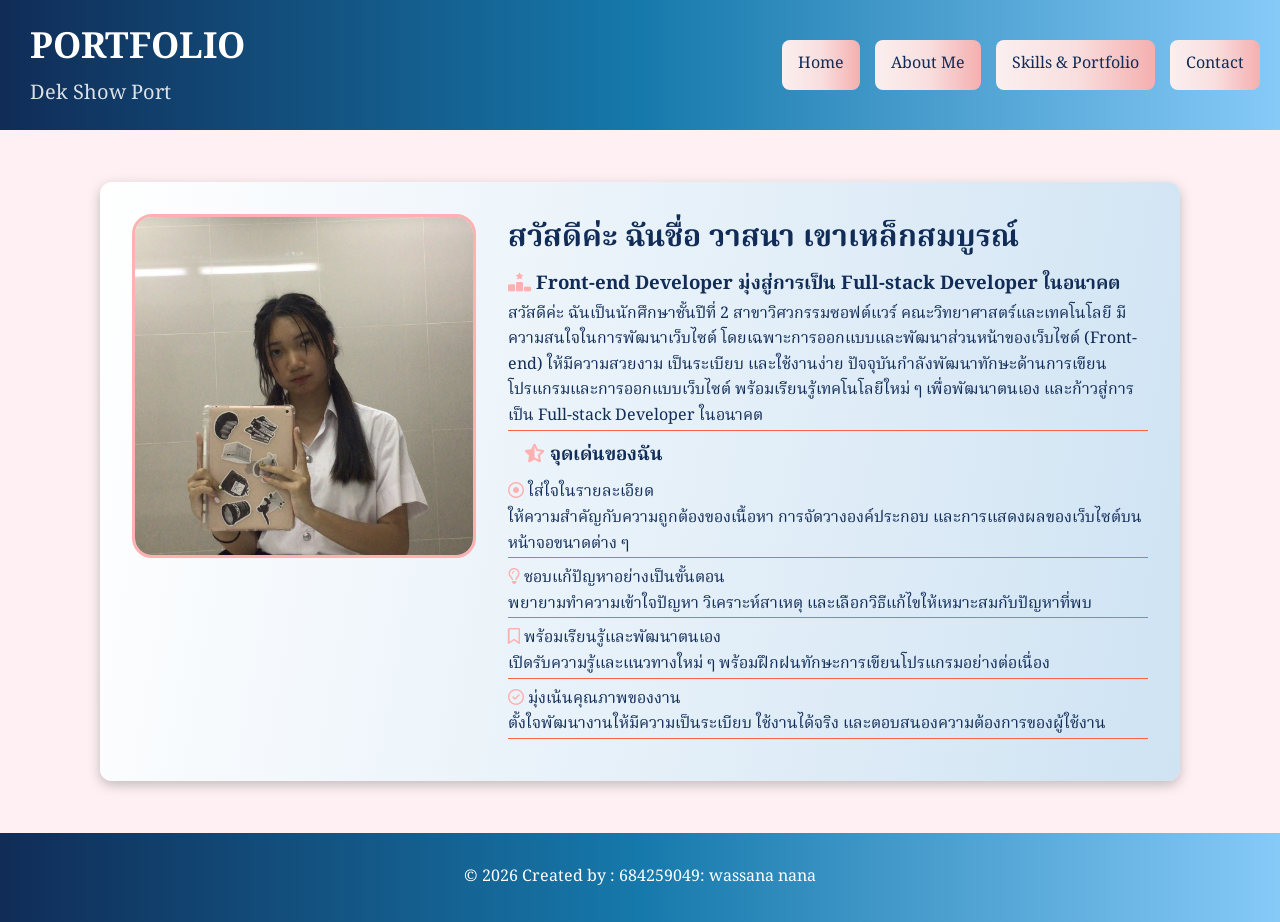
<file: index.html>
<!DOCTYPE html>
<html lang="en">

<head>
    <link rel="preconnect" href="https://fonts.googleapis.com">
    <link rel="preconnect" href="https://fonts.gstatic.com" crossorigin>
    <link
        href="https://fonts.googleapis.com/css2?family=Google+Sans:ital,opsz,wght@0,17..18,400..700;1,17..18,400..700&family=Noto+Serif+Thai:wdth,wght@62.5..100,100..900&display=swap"
        rel="stylesheet">
    <link rel="stylesheet" href="https://cdnjs.cloudflare.com/ajax/libs/font-awesome/6.7.2/css/all.min.css">
    <meta charset="UTF-8">
    <meta name="viewport" content="width=device-width, initial-scale=1.0">

    <link rel="stylesheet" href="index.css">

    <title>Portfolio</title>
</head>

<body>

    <div class="container">
        <!-- Header-->
        <header class="site-header">
            <!--bran-->
            <div class="brand">

                <div class="brand-text">
                    <h2>PORTFOLIO</h2>
                    <p>Dek Show Port</p>
                </div>

            </div>

            <!---->
            <nav>
                <ul class="nav-list">
                    <li><a href="index.html">Home</a></li>
                    <li><a href="aboutMe.html">About Me</a></li>
                    <li><a href="skills.html">Skills & Portfolio</a></li>
                    <li><a href="contact.html">Contact</a></li>
                </ul>

            </nav>
        </header>

    </div>


    <main class="main-layout">
        <section class="left-content">


            <!-- hero section -->
            <section class="hero">

                <div class="hero-photo img ">
                    <img src="picture/วาสนา.jpg" alt="ผมเองครับทุกคนนนน">


                </div>

                <div class="hero-text">
                    <h2>สวัสดีค่ะ ฉันชื่อ วาสนา เขาเหล็กสมบูรณ์</h2>

                    <h3>
                        <i class="fa-solid fa-ranking-star"></i>
                        Front-end Developer
                        มุ่งสู่การเป็น Full-stack Developer ในอนาคต
                    </h3>

                    <p>
                        สวัสดีค่ะ ฉันเป็นนักศึกษาชั้นปีที่ 2 สาขาวิศวกรรมซอฟต์แวร์
                        คณะวิทยาศาสตร์และเทคโนโลยี มีความสนใจในการพัฒนาเว็บไซต์
                        โดยเฉพาะการออกแบบและพัฒนาส่วนหน้าของเว็บไซต์ (Front-end)
                        ให้มีความสวยงาม เป็นระเบียบ และใช้งานง่าย
                        ปัจจุบันกำลังพัฒนาทักษะด้านการเขียนโปรแกรมและการออกแบบเว็บไซต์
                        พร้อมเรียนรู้เทคโนโลยีใหม่ ๆ เพื่อพัฒนาตนเอง
                        และก้าวสู่การเป็น Full-stack Developer ในอนาคต
                    </p>

                    <h3 class="point-card">
                        <i class="fa-solid fa-star-half-stroke"></i>
                        จุดเด่นของฉัน</h3>

                    <div>
                        <i class="fa-regular fa-circle-dot"></i>
                        ใส่ใจในรายละเอียด
                    </div>
                    <p>
                        ให้ความสำคัญกับความถูกต้องของเนื้อหา การจัดวางองค์ประกอบ
                        และการแสดงผลของเว็บไซต์บนหน้าจอขนาดต่าง ๆ
                    </p>

                    <div>
                        <i class="fa-regular fa-lightbulb"></i>
                        ชอบแก้ปัญหาอย่างเป็นขั้นตอน
                    </div>
                    <p>
                        พยายามทำความเข้าใจปัญหา วิเคราะห์สาเหตุ
                        และเลือกวิธีแก้ไขให้เหมาะสมกับปัญหาที่พบ
                    </p>

                    <div>
                        <i class="fa-regular fa-bookmark"></i>
                        พร้อมเรียนรู้และพัฒนาตนเอง
                    </div>
                    <p>
                        เปิดรับความรู้และแนวทางใหม่ ๆ
                        พร้อมฝึกฝนทักษะการเขียนโปรแกรมอย่างต่อเนื่อง
                    </p>

                    <div>
                        <i class="fa-regular fa-circle-check"></i>
                        มุ่งเน้นคุณภาพของงาน
                    </div>
                    <p>
                        ตั้งใจพัฒนางานให้มีความเป็นระเบียบ ใช้งานได้จริง
                        และตอบสนองความต้องการของผู้ใช้งาน
                    </p>
                </div>


















            </section>






    </main>
    <footer>

        <p>
            &copy; 2026 Created by : 684259049: wassana nana
        </p>

    </footer>
</body>

</html>
</body>

</html>
</file>
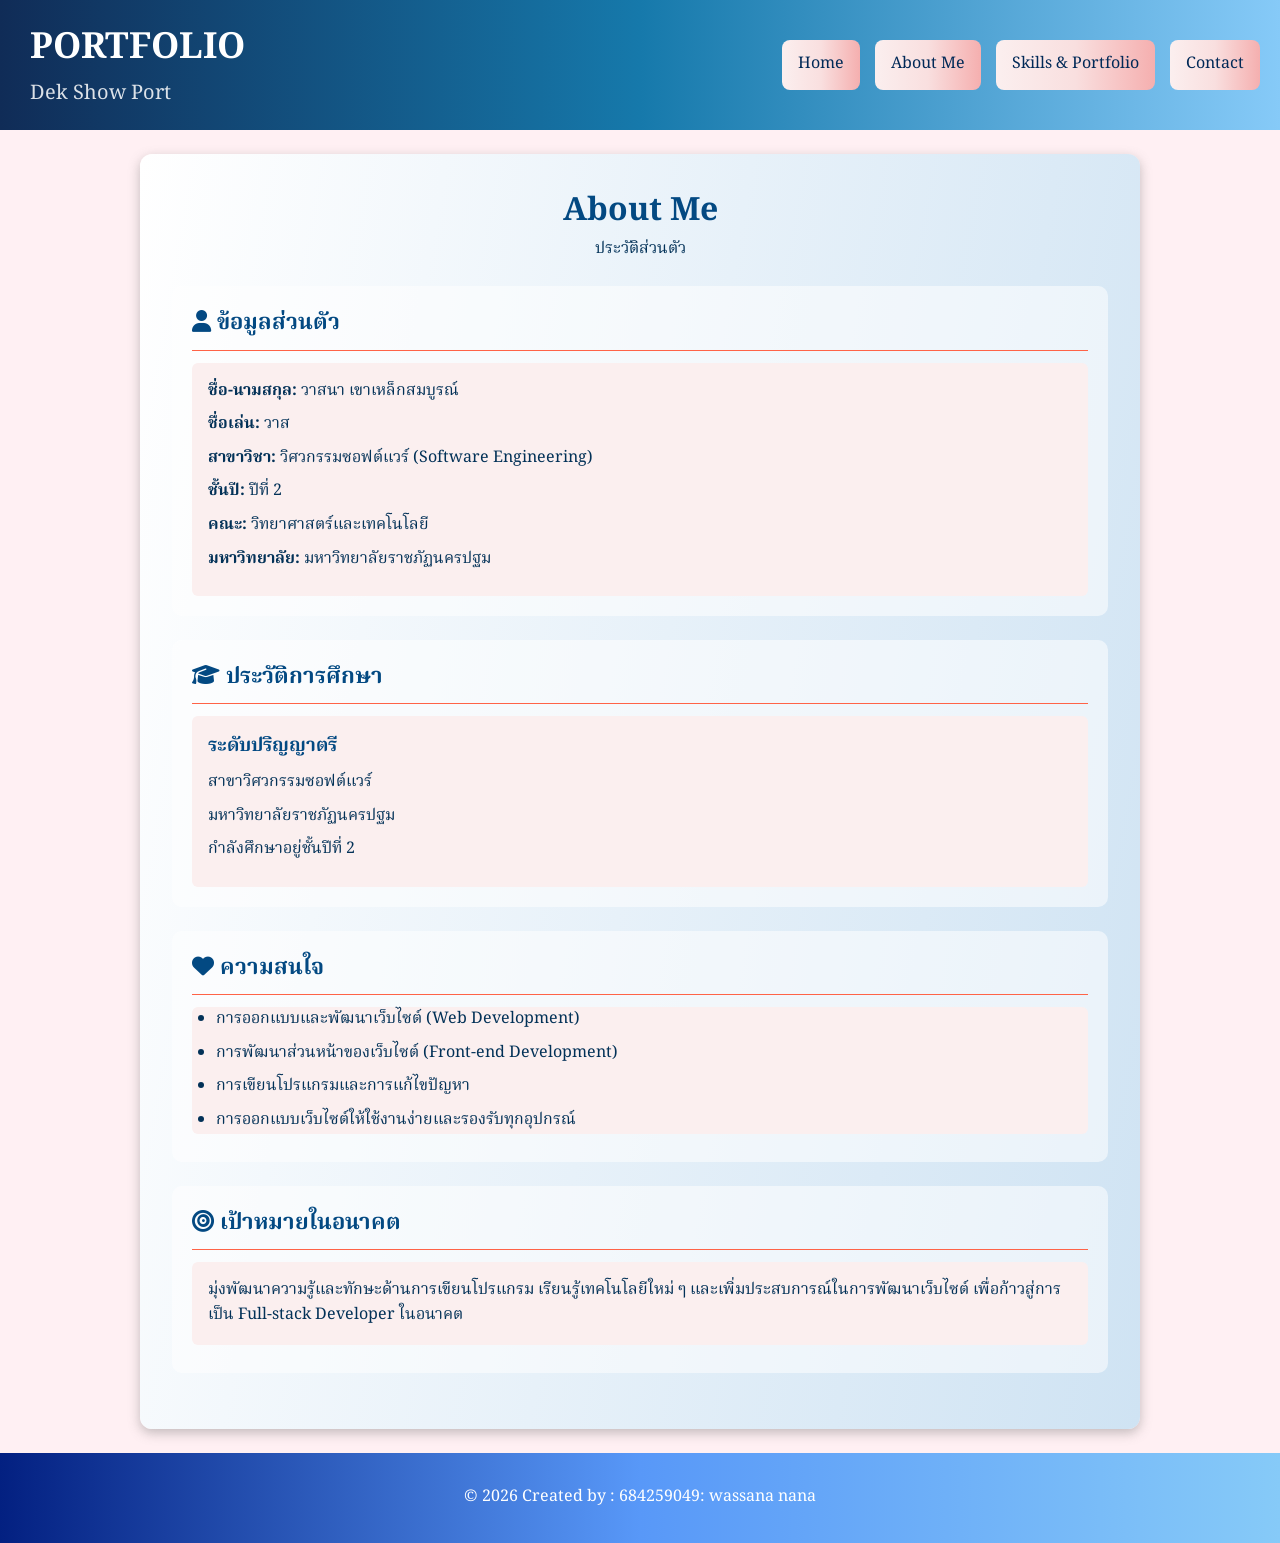
<file: aboutMe.html>
<!DOCTYPE html>
<html lang="th">

<head>
    <link rel="preconnect" href="https://fonts.googleapis.com">
    <link rel="preconnect" href="https://fonts.gstatic.com" crossorigin>
    <link
        href="https://fonts.googleapis.com/css2?family=Google+Sans:ital,opsz,wght@0,17..18,400..700;1,17..18,400..700&family=Noto+Serif+Thai:wdth,wght@62.5..100,100..900&display=swap"
        rel="stylesheet">
    <link rel="stylesheet" href="https://cdnjs.cloudflare.com/ajax/libs/font-awesome/6.7.2/css/all.min.css">
    <meta charset="UTF-8">
    <meta name="viewport" content="width=device-width, initial-scale=1.0">

    <link rel="stylesheet" href="aboutMe.css">

    <title>About Me | Portfolio</title>
</head>

<body>

    <div class="container">
        <!-- Header -->
        <header class="site-header">
            <div class="brand">
                <div class="brand-text">
                    <h2>PORTFOLIO</h2>
                    <p>Dek Show Port</p>
                </div>
            </div>

            <nav>
                <ul class="nav-list">
                    <li><a href="index.html">Home</a></li>
                    <li><a href="aboutMe.html">About Me</a></li>
                    <li><a href="skills.html">Skills &amp; Portfolio</a></li>
                    <li><a href="contact.html">Contact</a></li>
                </ul>
            </nav>
        </header>
    </div>

    <!-- Main Content -->
    <main class="about-main">

        <section class="about-container">

            <h1>About Me</h1>
            <p class="about-subtitle">ประวัติส่วนตัว</p>

            <!-- Personal Information -->
            <section class="about-section">
                <h2 ><i class="fa-solid fa-user"></i> ข้อมูลส่วนตัว</h2>

                <div  class="about-card">
                    <p><strong>ชื่อ-นามสกุล:</strong> วาสนา เขาเหล็กสมบูรณ์</p>
                    <p><strong>ชื่อเล่น:</strong> วาส</p>
                    <p><strong>สาขาวิชา:</strong> วิศวกรรมซอฟต์แวร์ (Software Engineering)</p>
                    <p><strong>ชั้นปี:</strong> ปีที่ 2</p>
                    <p><strong>คณะ:</strong> วิทยาศาสตร์และเทคโนโลยี</p>
                    <p><strong>มหาวิทยาลัย:</strong> มหาวิทยาลัยราชภัฏนครปฐม</p>
                </div>
            </section>

            <!-- Education -->
            <section class="about-section">
                <h2><i class="fa-solid fa-graduation-cap"></i> ประวัติการศึกษา</h2>

                <div class="about-card">
                    <h3>ระดับปริญญาตรี</h3>
                    <p>สาขาวิศวกรรมซอฟต์แวร์</p>
                    <p>มหาวิทยาลัยราชภัฏนครปฐม</p>
                    <p>กำลังศึกษาอยู่ชั้นปีที่ 2</p>
                </div>
            </section>

            <!-- Interests -->
            <section class="about-section">
                <h2><i class="fa-solid fa-heart"></i> ความสนใจ</h2>

                <ul class="about-list">
                    <li>การออกแบบและพัฒนาเว็บไซต์ (Web Development)</li>
                    <li>การพัฒนาส่วนหน้าของเว็บไซต์ (Front-end Development)</li>
                    <li>การเขียนโปรแกรมและการแก้ไขปัญหา</li>
                    <li>การออกแบบเว็บไซต์ให้ใช้งานง่ายและรองรับทุกอุปกรณ์</li>
                </ul>
            </section>

            <!-- Goals -->
            <section class="about-section">
                <h2><i class="fa-solid fa-bullseye"></i> เป้าหมายในอนาคต</h2>

                <p  class="about-card">
                    มุ่งพัฒนาความรู้และทักษะด้านการเขียนโปรแกรม
                    เรียนรู้เทคโนโลยีใหม่ ๆ และเพิ่มประสบการณ์ในการพัฒนาเว็บไซต์
                    เพื่อก้าวสู่การเป็น Full-stack Developer ในอนาคต
                </p>
            </section>

        </section>

    </main>

    <!-- Footer -->
    <footer>
        <p>
            &copy; 2026 Created by : 684259049: wassana nana
        </p>
    </footer>

</body>
</html>
</file>
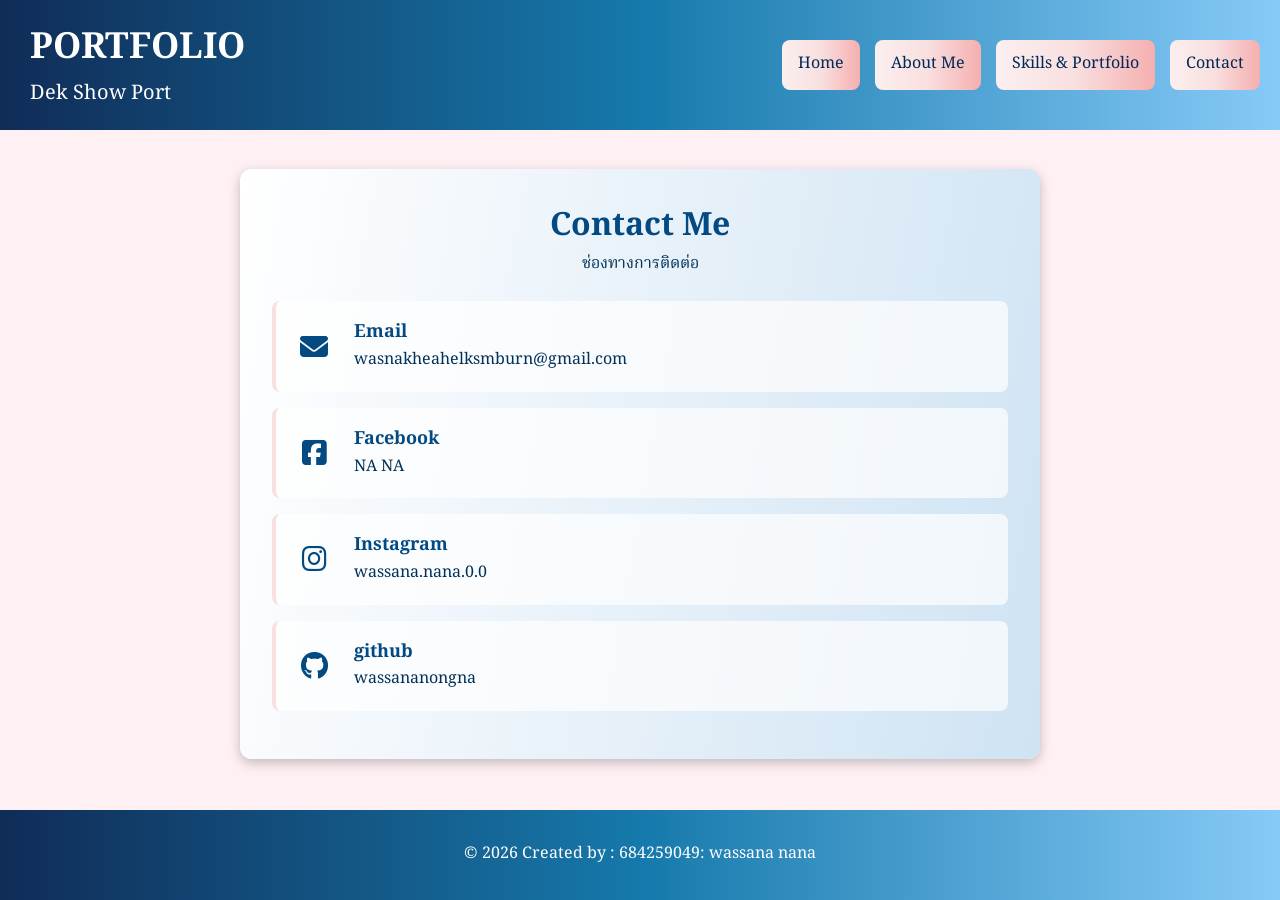
<file: contact.html>
<!DOCTYPE html>
<html lang="th">

<head>
    <meta charset="UTF-8">
    <meta name="viewport" content="width=device-width, initial-scale=1.0">

    <link rel="preconnect" href="https://fonts.googleapis.com">
    <link rel="preconnect" href="https://fonts.gstatic.com" crossorigin>
    <link href="https://fonts.googleapis.com/css2?family=Noto+Serif+Thai:wght@400;500;600;700&display=swap"
        rel="stylesheet">

    <link rel="stylesheet" href="https://cdnjs.cloudflare.com/ajax/libs/font-awesome/6.7.2/css/all.min.css">

    <link rel="stylesheet" href="contact.css">

    <title>Contact</title>
</head>

<body>
    <div class="container">
        <header class="site-header">
            <div class="brand">
                <div class="brand-text">
                    <h2>PORTFOLIO</h2>
                    <p>Dek Show Port</p>
                </div>
            </div>

            <nav>
                <ul class="nav-list">
                    <li><a href="index.html">Home</a></li>
                    <li><a href="aboutMe.html">About Me</a></li>
                    <li><a href="skills.html">Skills & Portfolio</a></li>
                    <li><a href="contact.html">Contact</a></li>
                </ul>
            </nav>
        </header>
    </div>

    <main class="contact-main">
        <section class="contact-container">
            <h1>Contact Me</h1>
            <p class="contact-subtitle">ช่องทางการติดต่อ</p>

            <div class="contact-card">
                <i class="fa-solid fa-envelope"></i>
                <div>
                    <h3>Email</h3>

                    <a href="mailto:wasnakheahelksmburn@gmail.com">
                        <p>wasnakheahelksmburn@gmail.com</p>
                    </a>
                </div>
            </div>

            <div class="contact-card">
                <i class="fa-brands fa-square-facebook"></i>
                <div>
                    <h3>Facebook</h3>

                    <a href="https://www.facebook.com/share/1JEoN7V57L/">
                        <p>NA NA</p>
                    </a>

                </div>
            </div>

            <div class="contact-card">
                <i class="fa-brands fa-instagram"></i>
                <div>
                    <h3>Instagram</h3>

                    <a href="https://www.instagram.com/wassana.nana.0.0/">
                        <p>wassana.nana.0.0</p>
                    </a>

                </div>
            </div>

            <div class="contact-card">
                <i class="fa-brands fa-github"></i>

                <div>
                    <h3>github</h3>
                    <a href=" https://github.com/wassananongna">
                        <p>wassananongna</p>
                    </a>

                    
                </div>
            </div>
        </section>
    </main>

    <footer>
        <p>&copy; 2026 Created by : 684259049: wassana nana</p>
    </footer>
</body>

</html>
</file>
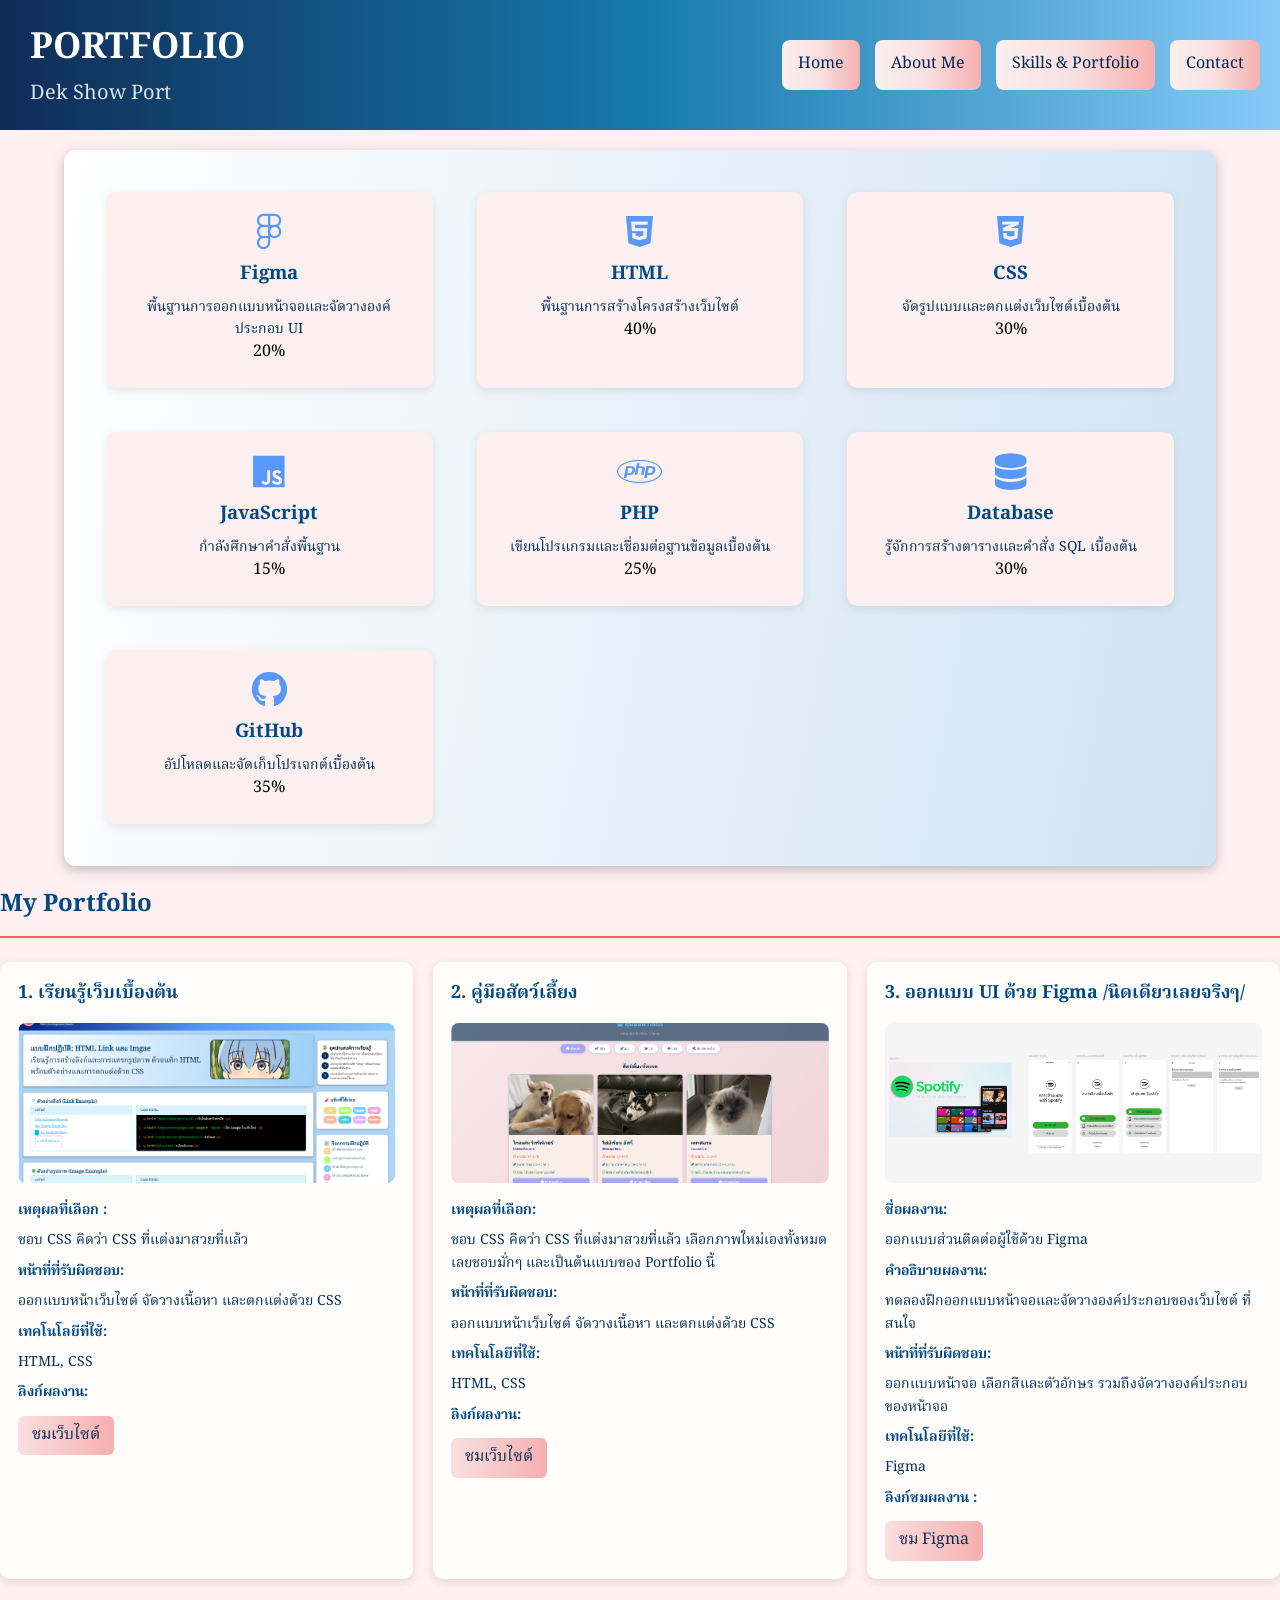
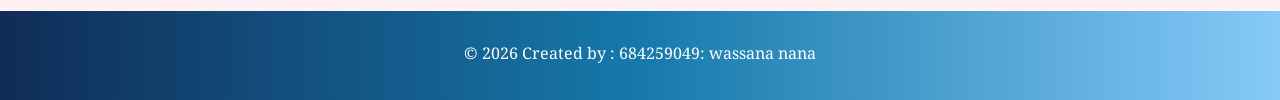
<file: skills.html>
<!DOCTYPE html>
<html lang="th">

<head>
    <link rel="preconnect" href="https://fonts.googleapis.com">
    <link rel="preconnect" href="https://fonts.gstatic.com" crossorigin>
    <link
        href="https://fonts.googleapis.com/css2?family=Google+Sans:ital,opsz,wght@0,17..18,400..700;1,17..18,400..700&family=Noto+Serif+Thai:wdth,wght@62.5..100,100..900&display=swap"
        rel="stylesheet">
    <link rel="stylesheet" href="https://cdnjs.cloudflare.com/ajax/libs/font-awesome/6.7.2/css/all.min.css">
    <meta charset="UTF-8">
    <meta name="viewport" content="width=device-width, initial-scale=1.0">

    <link rel="stylesheet" href="skills.css">

    <title>Skills & Portfolio</title>
</head>

<body>

    <div class="container">
        <!-- Header -->
        <header class="site-header">
            <div class="brand">
                <div class="brand-text">
                    <h2>PORTFOLIO</h2>
                    <p>Dek Show Port</p>
                </div>
            </div>

            <nav>
                <ul class="nav-list">
                    <li><a href="index.html">Home</a></li>
                    <li><a href="aboutMe.html">About Me</a></li>
                    <li><a href="skills.html">Skills &amp; Portfolio</a></li>
                    <li><a href="contact.html">Contact</a></li>
                </ul>
            </nav>
        </header>
    </div>

    <!-- Main Content -->
    <main class="skills-main">


            
          

   
  

    <div class="skills-container">
        <div class="skills-grid">
            
<div class="skill-card">
    <i class="fa-brands fa-figma"></i>
    <h3>Figma</h3>
    <p>พื้นฐานการออกแบบหน้าจอและจัดวางองค์ประกอบ UI</p>
    <div class="skill-bar">
        <div class="skill-level" style="width: 20%;"></div>
    </div>
    <span>20%</span>
</div>

            <div class="skill-card">
                <i class="fa-brands fa-html5"></i>
                <h3>HTML</h3>
                <p>พื้นฐานการสร้างโครงสร้างเว็บไซต์</p>
                <div class="skill-bar">
                    <div class="skill-level" style="width: 40%;"></div>
                </div>
                <span>40%</span>
            </div>
            <div class="skill-card">
                <i class="fa-brands fa-css3-alt"></i>
                <h3>CSS</h3>
                <p>จัดรูปแบบและตกแต่งเว็บไซต์เบื้องต้น</p>
                <div class="skill-bar">
                    <div class="skill-level" style="width: 30%;"></div>
                </div>
                <span>30%</span>
            </div>
            <div class="skill-card">
                <i class="fa-brands fa-js"></i>
                <h3>JavaScript</h3>
                <p>กำลังศึกษาคำสั่งพื้นฐาน</p>
                <div class="skill-bar">
                    <div class="skill-level" style="width: 15%;"></div>
                </div>
                <span>15%</span>
            </div>
            <div class="skill-card">
                <i class="fa-brands fa-php"></i>
                <h3>PHP</h3>
                <p>เขียนโปรแกรมและเชื่อมต่อฐานข้อมูลเบื้องต้น</p>
                <div class="skill-bar">
                    <div class="skill-level" style="width: 25%;"></div>
                </div>
                <span>25%</span>
            </div>
            <div class="skill-card">
                <i class="fa-solid fa-database"></i>
                <h3>Database</h3>
                <p>รู้จักการสร้างตารางและคำสั่ง SQL เบื้องต้น</p>
                <div class="skill-bar">
                    <div class="skill-level" style="width: 30%;"></div>
                </div>
                <span>30%</span>
            </div>
            <div class="skill-card">
                <i class="fa-brands fa-github"></i>
                <h3>GitHub</h3>
                <p>อัปโหลดและจัดเก็บโปรเจกต์เบื้องต้น</p>
                <div class="skill-bar">
                    <div class="skill-level" style="width: 35%;"></div>
                </div>
                <span>35%</span>
            </div>
                </div>
        </div>




<section class="projects-section">
    <h2>My Portfolio</h2>

    <div class="projects-container">

        <!-- ผลงานที่ 1 -->
        <div class="project-card">
            <h3>1. 
เรียนรู้เว็บเบื้องต้น</h3>

            <img src="picture/w06.png"
                 alt="ภาพเว็บไซต์แนะนำ HTML เบื้องต้น">

            <p><strong>เหตุผลที่เลือก :</strong></p>
            <p>ชอบ CSS คิดว่า CSS ที่แต่งมาสวยที่แล้ว</p>

            <p><strong>หน้าที่ที่รับผิดชอบ:</strong></p>
            <p>ออกแบบหน้าเว็บไซต์ จัดวางเนื้อหา และตกแต่งด้วย CSS</p>

            <p><strong>เทคโนโลยีที่ใช้:</strong></p>
            <p>HTML, CSS</p>

            <p><strong>ลิงก์ผลงาน:</strong></p>
            <a href="https://wassananongna.github.io/web1-049/w06-01-link_image.html"
               target="_blank" rel="noopener noreferrer">
                ชมเว็บไซต์
            </a>
        </div>

        <!-- ผลงานที่ 2 -->
        <div class="project-card">
            <h3>2. คู่มือสัตว์เลี้ยง</h3>

            <img src="picture/pet02.png"
                 alt="ภาพคู่มือสัตว์เลี้ยง">

            <p><strong>เหตุผลที่เลือก:</strong></p>
            <p>ชอบ CSS คิดว่า CSS ที่แต่งมาสวยที่แล้ว เลือกภาพใหม่เองทั้งหมดเลยชอบมั่กๆ และเป็นต้นแบบของ Portfolio นี้</p>

            <p><strong>หน้าที่ที่รับผิดชอบ:</strong></p>
            <p>ออกแบบหน้าเว็บไซต์ จัดวางเนื้อหา และตกแต่งด้วย CSS </p>

            <p><strong>เทคโนโลยีที่ใช้:</strong></p>
            <p>HTML, CSS</p>

            <p><strong>ลิงก์ผลงาน:</strong></p>
            <a href="https://wassananongna.github.io/web1-049/pet-02/index.html"
               target="_blank" rel="noopener noreferrer">
                ชมเว็บไซต์
            </a>
            
        </div>

    <!-- ผลงานที่ 3 -->
<div class="project-card">
    <h3>3. ออกแบบ UI ด้วย Figma /นิดเดียวเลยจริงๆ/</h3>

    <img src="picture/figma.png"
         alt="ภาพผลงานออกแบบ UI ด้วย Figma">

    <p><strong>ชื่อผลงาน:</strong></p>
    <p>ออกแบบส่วนติดต่อผู้ใช้ด้วย Figma</p>

    <p><strong>คำอธิบายผลงาน:</strong></p>
    <p>
        ทดลองฝึกออกแบบหน้าจอและจัดวางองค์ประกอบของเว็บไซต์
        ที่สนใจ
    </p>

    <p><strong>หน้าที่ที่รับผิดชอบ:</strong></p>
    <p>
        ออกแบบหน้าจอ เลือกสีและตัวอักษร
        รวมถึงจัดวางองค์ประกอบของหน้าจอ
    </p>

    <p><strong>เทคโนโลยีที่ใช้:</strong></p>
    <p>Figma</p>

    <p><strong>ลิงก์ชมผลงาน :</strong></p>
    <a href="https://www.figma.com/design/wK6JknTfpGV0cAWQTdnbbY/Untitled?node-id=0-1&t=9xU6tscwiuPrVAGj-1" target="_blank" rel="noopener noreferrer">
            ชม Figma
            </a>
</div>

    </div>
</section>






    </main>

    <!-- Footer -->
    <footer>
        <p>&copy; 2026 Created by : 684259049: wassana nana</p>
    </footer>

</body>
</html>
</file>
<file: index.css>
* {
  box-sizing: border-box;
  margin: 0px;
  padding: 0px;
  
}


/* #102C57
#1679AB
#FFB1B1
#FFCBCB
rgb(16, 44, 87)
rgb(22, 121, 171)
rgb(255, 177, 177)
rgb(255, 203, 203) */

body {
  font-family: "Noto Serif Thai", serif;

min-height: 100vh;
  display: flex;
  flex-direction: column;
  background-color: rgba(255, 239, 242, 0.89);
  color: black;

  line-height: 1.6;
}

.container {
  background-color: #a7d3f7e0;

  
}

/* header */

.site-header {
  background: linear-gradient(90deg, #102C57, #1679AB, #86caf8);

  display: flex;
  justify-content: space-between;
  align-items: center;
  padding: 20px;
}

.brand {
    
  gap: 17px;
  color: white;
}
.brand-text h2 {
  font-size: 36px;
  margin-left: 10px;
  
}

.brand-text p {
  font-size: 20px;
  opacity: 0.85;
  margin-left: 10px;
}





.nav-list {
   list-style: none;
    display: flex;
    align-items: center;
    flex-wrap: wrap;
    gap: 15px;
    font-size: 16px;
}

.nav-list a{
    display: inline-block;
    color: #102C57;
    text-decoration: none;
    padding: 12px 16px;
    border-radius: 8px;
    background: linear-gradient(
        90deg,#FBEFEF,
#F9DFDF,
#F5AFAF);
    transition: 0.3s;
}

.nav-list a:hover {
    transform: translateY(-3px);
}

/* main-layout */
.main-layout {
    display: flex;
  justify-content: center;
  align-items: flex-start; /* คือไรว้ะ */
  padding: 20px 22px;
}

/*  =======right sidebar====== */
.left-content {
  display: flex;
  flex-direction: column; /* คือไรว้ะ */
  /* gap: 20px; */
}

/* hero */
.hero {

  display: grid;
  grid-template-columns: 0.7fr 1.3fr;
  align-items: start;
  gap: 2rem;

  background: linear-gradient(100deg, white, #cfe3f3);
  border-radius: 12px;
  padding: 2rem;

  width: 90%;
  max-width: 1200px;
  min-height: 300px;
  margin: 2rem auto;

  box-shadow: 0 4px 12px rgba(105, 105, 105, 0.4);
  
}
.hero-text {
   min-width: 0;
  max-width: 100%;
  margin: 0;
  color: #102C57;
  overflow-wrap: break-word;
}


.hero-text h2 {
  font-size: clamp(1.25rem, 2.5vw, 1.875rem);
  color: #102C57;
  margin-bottom: 0.5rem;
   
}
.hero-photo img{
 display: block;
  width: 100%;
  max-width: 350px;
  aspect-ratio: 1 / 1;
  height: auto;
  object-fit: cover;

  border: 3px solid #FFB1B1;
  border-radius: 20px;
  margin: 0 auto;



}

.hero-text {
  
  max-width: 100%;
  margin-bottom: 2px;
  margin-right: 0;
  color: #102C57;
  gap: 3px;

 
}
h4,h3 {
 
  max-width: 100%;
  margin-bottom: 2px;
  margin-right: 0;
  color: #102C57;
  gap: 3px;
  
}
.hero-text p{
  margin-bottom: 0.5rem;
  border-bottom: 1px solid tomato;
}
.point-card {
  margin: 10px;

 width: 100%;
max-width: 150px;
 border-radius: 10px;
 text-align: center;


 
}
i {
  color: #FFB1B1;
}












footer {
    margin-top: auto;

    background: linear-gradient(90deg, #102C57, #1679AB, #86caf8);


   color: white;

    text-align: center;

    padding: 2rem;
}
















/* **********************
    Respondsive
*************************/
/* ===== Desktop 1024px ===== */
@media (min-width: 1025px) {
  .hero {
    width: 90%;
    grid-template-columns: 0.7fr 1.3fr;
  }

  .hero-photo img {
    max-width: 350px;
  }
}

/* =====Tablet: 769px - 1024px ===== */
@media (min-width: 769px) and (max-width: 1024px) {
  .site-header {
    gap: 1rem;
    flex-wrap: wrap;
  }

  .nav-list {
    flex-wrap: wrap;
    gap: 0.5rem;
  }

  .hero {
    width: 95%;
    grid-template-columns: 0.7fr 1.3fr;
    gap: 1rem;
    padding: 1.5rem;
  }

  .hero-photo img {
    max-width: 260px;
  }

  .hero-text {
    font-size: 0.95rem;
  }
}

/* ===== Mobile 768px ===== */
@media (max-width: 768px) {
  .site-header {
    flex-direction: column;
    align-items: flex-start;
    gap: 1rem;
    padding: 1rem;
  }

  .brand-text h2 {
    font-size: 1.75rem;
    margin-left: 0;
  }

  .brand-text p {
    font-size: 1rem;
    margin-left: 0;
  }

  .nav-list {
    display: flex;
    flex-wrap: wrap;
    gap: 0.5rem;
    font-size: 0.875rem;
  }

  .nav-list a {
    display: inline-block;
    padding: 0.6rem 0.75rem;
    transform: none;
  }

  .main-layout {
    padding: 0.75rem;
  }

  .hero {
    width: 100%;
    grid-template-columns: 1fr;
    gap: 1.25rem;
    padding: 1rem;
    margin: 0.75rem auto;
  }

  .hero-photo img {
    width: 100%;
    max-width: 250px;
  }

  .hero-text {
    margin: 0;
    font-size: 0.9rem;
  }

  .hero-text h2 {
    font-size: 1.35rem;
  }

  .point-card {
    width: 100%;
    max-width: 100%;
    margin: 0.5rem 0;
  }

  footer {
    padding: 1.25rem;
  }
}
/* @media (max-width: 768px) {
    .site-header nav {
        width: 100%;
    }

    .nav-list {
        display: flex;
        flex-direction: column;
        align-items: center;
        gap: 12px;
        width: 100%;
    }

    .nav-list li {
        width: 100%;
    }

    .nav-list a {
        display: block;
        width: 100%;
        text-align: center;
        padding: 12px;
        transform: none;
        border-radius: 25px;
    }
} */
</file>
<file: aboutMe.css>
* {
    box-sizing: border-box;
    margin: 0;
    padding: 0;
}

body {
    min-height: 100vh;
    display: flex;
    flex-direction: column;
    background-color: rgba(255, 239, 242, 0.89);
    color: black;
    line-height: 1.6;
    font-family: "Noto Serif Thai", serif;
}

.container {
    background-color: #a7d3f7e0;
}

/* ===== Header ===== */
.site-header {
 background: linear-gradient(90deg, #102C57, #1679AB, #86caf8);    display: flex;
    justify-content: space-between;
    align-items: center;
    padding: 20px;
    gap: 20px;
}

.brand {
    color: white;
}

.brand-text h2 {
    font-size: 36px;
    margin-left: 10px;
}

.brand-text p {
    font-size: 20px;
    opacity: 0.85;
    margin-left: 10px;
}

/* ===== Navigation ===== */
.nav-list {
    list-style: none;
    display: flex;
    align-items: center;
    flex-wrap: wrap;
    gap: 15px;
    font-size: 16px;
}

.nav-list a {
    display: inline-block;
    color: #012957;
    text-decoration: none;
    padding: 12px 16px;
    border-radius: 8px;
    background: linear-gradient(
        90deg,
        #FBEFEF,
#F9DFDF,
#F5AFAF
    );
    transition: 0.3s;
}

.nav-list a:hover {
    transform: translateY(-3px);
}

/* ===== Main ===== */
.about-main {
    flex: 1;
    width: 100%;
    padding: 24px;
}

.about-container {
    width: 90%;
    max-width: 1000px;
    margin: 0 auto;
    padding: 32px;

    background: linear-gradient(100deg, white, #cfe3f3);
    border-radius: 12px;
    box-shadow: 0 4px 12px rgba(105, 105, 105, 0.4);
}

.about-container > h1 {
    text-align: center;
    color: #034982;
    font-size: 32px;
}

.about-subtitle {
    text-align: center;
    color: #023157;
    margin-bottom: 24px;
}

/* ===== Information Sections ===== */
.about-section {
    margin-bottom: 24px;
    padding: 20px;
    background: rgba(255, 255, 255, 0.55);
    border-radius: 10px;
}

.about-section h2 {
    color: #034982;
    font-size: 22px;
    margin-bottom: 12px;
    padding-bottom: 8px;
    border-bottom: 1px solid tomato;
}

.about-section p {
    color: #023157;
    margin-bottom: 8px;
    overflow-wrap: break-word;
}

.about-section h3 {
    color: #034982;
    margin-bottom: 8px;
}

/* ===== Education Card ===== */
.about-card {
    padding: 16px;
    background: rgba(255, 255, 255, 0.7);
    background-color: #FBEFEF;
    border-radius: 6px;
}

/* ===== Interest List ===== */
.about-list {
    background: rgba(255, 255, 255, 0.7);
    background-color: #FBEFEF;
    border-radius: 6px;
    padding-left: 24px;
    color: #023157;
}

.about-list li {
    
    margin-bottom: 8px;
    overflow-wrap: break-word;
}

/* ===== Footer ===== */
footer {
    margin-top: auto;
    background: linear-gradient(90deg, #032081, #5898f8, #86caf8);
    color: white;
    text-align: center;
    padding: 2rem;
}

/* ===== iPad / Tablet ===== */
@media (min-width: 769px) and (max-width: 1024px) {
    .site-header {
        flex-wrap: wrap;
        gap: 16px;
    }

    .nav-list {
        gap: 8px;
    }

    .nav-list a {
        padding: 10px 12px;
    }

    .about-main {
        padding: 16px;
    }

    .about-container {
        width: 95%;
        padding: 24px;
    }
}

/* ===== Mobile ===== */
@media (max-width: 768px) {
    .site-header {
        flex-direction: column;
        align-items: flex-start;
        gap: 16px;
        padding: 16px;
    }

    .brand-text h2 {
        font-size: 28px;
        margin-left: 0;
    }

    .brand-text p {
        font-size: 16px;
        margin-left: 0;
    }

    .nav-list {
        gap: 8px;
        font-size: 13px;
    }

    .nav-list a {
        padding: 8px 10px;
    }

    .about-main {
        padding: 12px;
    }

    .about-container {
        width: 100%;
        padding: 16px;
    }

    .about-container > h1 {
        font-size: 26px;
    }

    .about-section {
        padding: 12px;
        margin-bottom: 16px;
    }

    .about-section h2 {
        font-size: 19px;
    }

    .about-section p,
    .about-list {
        font-size: 14px;
    }

    footer {
        padding: 1.25rem;
    }
}

/* ===== Small Mobile ===== */
@media (max-width: 480px) {
    .brand-text h2 {
        font-size: 24px;
    }

    .nav-list {
        gap: 6px;
    }

    .nav-list a {
        font-size: 12px;
        padding: 7px 8px;
    }

    .about-container {
        padding: 12px;
    }

    .about-container > h1 {
        font-size: 22px;
    }

    .about-section h2 {
        font-size: 17px;
    }
}
/* @media (max-width: 768px) {
    .site-header nav {
        width: 100%;
    }

    .nav-list {
        display: flex;
        flex-direction: column;
        align-items: center;
        gap: 12px;
        width: 100%;
    }

    .nav-list li {
        width: 100%;
    }

    .nav-list a {
        display: block;
        width: 100%;
        text-align: center;
        padding: 12px;
        transform: none;
        border-radius: 25px;
    }
} */
</file>
<file: contact.css>
* {
    box-sizing: border-box;
    margin: 0;
    padding: 0;
}

body {
    min-height: 100vh;
    display: flex;
    flex-direction: column;
    background-color: rgba(255, 239, 242, 0.89);
    color: black;
    line-height: 1.6;
    font-family: "Noto Serif Thai", serif;
}

.container {
    background-color: #a7d3f7e0;
}

.site-header {
 background: linear-gradient(90deg, #102C57, #1679AB, #86caf8);    display: flex;
    justify-content: space-between;
    align-items: center;
    padding: 20px;
    gap: 20px;
}

.brand {
    color: white;
}

.brand-text h2 {
    font-size: 36px;
    margin-left: 10px;
}

.brand-text p {
    font-size: 20px;
    margin-left: 10px;
}

.nav-list {
    list-style: none;
    display: flex;
    align-items: center;
    flex-wrap: wrap;
    gap: 15px;
    font-size: 16px;
}

.nav-list a {
    display: inline-block;
    color: #012957;
    text-decoration: none;
    padding: 12px 16px;
    border-radius: 8px;
    background: linear-gradient(
        90deg, #FBEFEF,
#F9DFDF,
#F5AFAF);
    transition: 0.3s;
}

.nav-list a:hover {
    transform: translateY(-3px);
}

.contact-main {
    margin: 15px auto 0 ;
    flex: 1;
    width: 100%;
    padding: 24px;
}

.contact-container {
    
    width: 90%;
    max-width: 800px;
    margin: 0 auto;
    padding: 32px;
    background: linear-gradient(100deg, white, #cfe3f3);
    border-radius: 12px;
    box-shadow: 0 4px 12px rgba(105, 105, 105, 0.4);
}

.contact-container h1 {
    text-align: center;
    color: #034982;
    font-size: 32px;
}

.contact-subtitle {
    text-align: center;
    color: #023157;
    margin-bottom: 24px;
}

.contact-card {
   
    display: flex;
    align-items: center;
    gap: 20px;
    margin-bottom: 16px;
    padding: 18px;
    background: rgba(255, 255, 255, 0.7);
    border-left: 4px solid  #F9DFDF;;
    border-radius: 8px;
    overflow-wrap: anywhere;
}
.contact-card a {
    text-decoration: none;
}

.contact-card i {
    font-size: 28px;
    color: #034982;
    width: 40px;
    text-align: center;
}

.contact-card h3 {
    
    color: #034982;
    font-size: 18px;
}
.contact-card:hover p { color: #F5AFAF;}
.contact-card p {
    color: #023157;
    overflow-wrap: anywhere;
}

footer {
    margin-top: auto;
 background: linear-gradient(90deg, #102C57, #1679AB, #86caf8);    color: white;
    text-align: center;
    padding: 2rem;
}

@media (max-width: 768px) {
    .site-header {
        flex-direction: column;
        align-items: flex-start;
        gap: 16px;
        padding: 16px;
    }

    .brand-text h2 {
        font-size: 28px;
        margin-left: 0;
    }

    .brand-text p {
        font-size: 16px;
        margin-left: 0;
    }

    .nav-list {
        gap: 8px;
        font-size: 13px;
    }

    .nav-list a {
        padding: 8px 10px;
    }

    .contact-main {
        padding: 12px;
    }

    .contact-container {
        width: 100%;
        padding: 16px;
    }

    .contact-container h1 {
        font-size: 26px;
    }

    .contact-card {
        gap: 12px;
        padding: 12px;
    }

    .contact-card i {
        font-size: 22px;
        width: 30px;
    }

    footer {
        padding: 1.25rem;
    }
}

@media (max-width: 480px) {
    .brand-text h2 {
        font-size: 24px;
    }

    .nav-list {
        gap: 6px;
    }

    .nav-list a {
        font-size: 12px;
        padding: 7px 8px;
    }

    .contact-container {
        padding: 12px;
    }

    .contact-container h1 {
        font-size: 22px;
    }

    .contact-card h3 {
        font-size: 16px;
    }

    .contact-card p {
        font-size: 13px;
    }
}
/* @media (max-width: 768px) {
    .site-header nav {
        width: 100%;
    }

    .nav-list {
        display: flex;
        flex-direction: column;
        align-items: center;
        gap: 12px;
        width: 100%;
    }

    .nav-list li {
        width: 100%;
    }

    .nav-list a {
        display: block;
        width: 100%;
        text-align: center;
        padding: 12px;
        transform: none;
        border-radius: 25px;
    }
} */
</file>
<file: skills.css>
* {
    box-sizing: border-box;
    margin: 0;
    padding: 0;
}

body {
    
    min-height: 100vh;
    display: flex;
    flex-direction: column;
    background-color: rgba(255, 239, 242, 0.89);
    color: black;
    line-height: 1.6;
    font-family: "Noto Serif Thai", serif;
}

/* Header */
.container {
    
    background-color: #a7d3f7e0;
}

.site-header {
 background: linear-gradient(90deg, #102C57, #1679AB, #86caf8);    
 display: flex;
    justify-content: space-between;
    align-items: center;
    padding: 20px;
    gap: 20px;
}

.brand {
    
    color: white;
}

.brand-text h2 {
    font-size: 36px;
    margin-left: 10px;
}

.brand-text p {
    font-size: 20px;
    opacity: 0.85;
    margin-left: 10px;
}

.nav-list {
    
    list-style: none;
    display: flex;
    flex-wrap: wrap;
    align-items: center;
    gap: 15px;
    font-size: 16px;
}

.nav-list a {
    display: inline-block;
    color: #012957;
    text-decoration: none;
    padding: 12px 16px;
    border-radius: 8px;
    background: linear-gradient(
        90deg, #FBEFEF,
#F9DFDF,
#F5AFAF
    );
    transition: 0.3s;
}







.nav-list a:hover {
    transform: translateY(-3px);
}

/* Main */ฝ
.skills-main {
    flex: 1;
    width: 100%;
    padding: 24px;
    
}

.skills-container {
    width: 90%;
    max-width: 1200px;
    margin: 20px auto;
    padding: 32px;
    background: linear-gradient(100deg, white, #cfe3f3);
    border-radius: 12px;
    box-shadow: 0 4px 12px rgba(105, 105, 105, 0.4);
}



.skills-container h1 {
    text-align: center;
    color: #034982;
    font-size: 32px;
    
}

.skills-subtitle {
    
    text-align: center;
    color: #023157;
    margin-bottom: 30px;
}

/* Section */
.skills-section,
.projects-section {
    
    margin-bottom: 32px;
}

.skills-section  h2,
.projects-section  h2 {
    
    color: #034982;
    font-size: 24px;
    margin-bottom: 18px;
    padding-bottom: 8px;
    border-bottom: 2px solid tomato;
}

/* Skills Cards */
.skills-grid {
    display: grid;
    grid-template-columns: repeat(3, minmax(0, 1fr));
    gap: 24px;
    justify-content: center;
    align-items: stretch;
}
.skill-card {
    margin: 10px;
    
    padding: 22px;
    text-align: center;
    background: #FBEFEF;
    border-radius: 10px;
    box-shadow: 0 3px 8px rgba(105, 105, 105, 0.15);
    transition: 0.3s;
}

.skill-card:hover {
    transform: translateY(-4px);
}

.skill-card i {
    font-size: 36px;
    color: #5898f8;
    margin-bottom: 10px;
}

.skill-card h3 {
    color: #034982;
    margin-bottom: 6px;
}

.skill-card p {
    color: #023157;
    font-size: 14px;
}







/* Projects */
.projects-section {
    margin-top: 10px;
    margin-bottom: 32px;
}

.projects-section  h2 {
    color: #034982;
    font-size: 24px;
    margin-bottom: 24px;
    padding-bottom: 12px;
    border-bottom: 2px solid tomato;
}
.projects-container {
    display: grid;
    grid-template-columns: repeat(3, minmax(0, 1fr));
    gap: 20px;
    align-items: stretch;
}

.project-card {
    min-width: 0;
    padding: 18px;
    background: rgba(255, 255, 255, 0.8);
    border-radius: 10px;
    box-shadow: 0 3px 10px rgba(105, 105, 105, 0.2);
    overflow-wrap: anywhere;
}

.project-card h3 {
    color: #034982;
    font-size: 18px;
    margin-bottom: 14px;
}

.project-card img {
    display: block;
    width: 100%;
    height: 160px;
    object-fit: cover;
    border-radius: 8px;
    margin-bottom: 16px;
}

.project-card p {
    color: #023157;
    font-size: 14px;
    margin-bottom: 8px;
}

.project-card strong {
    color: #034982;
}

.project-card a {
    display: inline-block;
    color: #102C57;
 background: linear-gradient(90deg,
#F9DFDF,
#F5AFAF
);    text-decoration: none;
    padding: 7px 14px;
    border-radius: 6px;
    margin-top: 4px;
}

.project-card a:hover {
    opacity: 0.8;
}

/* Tablet */
@media (max-width: 1024px) {
    
    .projects-container {
        grid-template-columns: repeat(2, minmax(0, 1fr));
    }
    .skills-grid {
        grid-template-columns: repeat(2, minmax(0, 1fr));
        gap: 20px;


         }
}

/* Mobile */
@media (max-width: 768px) {
    .projects-container {
        grid-template-columns: 1fr;
    }

    .project-card img {
        height: auto;
        max-height: 250px;
    }
    .skills-grid {
        grid-template-columns: 1fr;
        gap: 16px;
    }
}


/* Footer */
footer {
    margin-top: auto;
 background: linear-gradient(90deg, #102C57, #1679AB, #86caf8);    color: white;
    text-align: center;
    padding: 2rem;
}

/* Tablet */
@media (min-width: 769px) and (max-width: 1024px) {
    .site-header {
        flex-wrap: wrap;
    }

    .nav-list {
        gap: 8px;
    }

    .nav-list a {
        padding: 10px 12px;
    }

    .skills-container {
        width: 95%;
        padding: 24px;
    }

    .skills-grid {
        grid-template-columns: repeat(2, minmax(0, 1fr));
    }

    .project-card img {
        height: 170px;
    }
}

/* Mobile */
@media (max-width: 768px) {
    .site-header {
        flex-direction: column;
        align-items: flex-start;
        gap: 16px;
        padding: 16px;
    }

    .brand-text h2 {
        font-size: 28px;
        margin-left: 0;
    }

    .brand-text p {
        font-size: 16px;
        margin-left: 0;
    }

    .nav-list {
        gap: 8px;
        font-size: 13px;
    }

    .nav-list a {
        padding: 8px 10px;
    }

    .skills-main {
        padding: 12px;
    }

    .skills-container {
        width: 100%;
        padding: 16px;
    }

    .skills-container > h1 {
        font-size: 26px;
    }

    .skills-section > h2,
    .projects-section > h2 {
        font-size: 21px;
    }

    .skills-grid {
        grid-template-columns: repeat(2, minmax(0, 1fr));
        gap: 12px;
    }

    .skill-card {
        padding: 16px 10px;
    }

    .skill-card i {
        font-size: 30px;
    }

    .projects-container {
        grid-template-columns: 1fr;
        gap: 18px;
    }

    .project-card img {
        height: auto;
        max-height: 240px;
    }

    footer {
        padding: 1.25rem;
    }
}

/* Small Mobile */
@media (max-width: 480px) {
    .brand-text h2 {
        font-size: 24px;
    }

    .nav-list {
        gap: 6px;
    }

    .nav-list a {
        font-size: 12px;
        padding: 7px 8px;
    }

    .skills-container {
        padding: 12px;
    }

    .skills-container > h1 {
        font-size: 23px;
    }

    .skills-subtitle {
        font-size: 14px;
    }

    .skills-grid {
        grid-template-columns: 1fr;
    }

    .skill-card {
        padding: 16px;
    }

    .project-info {
        padding: 14px;
    }

    .project-info h3 {
        font-size: 18px;
    }
}
/* @media (max-width: 768px) {
    .site-header nav {
        width: 100%;
    }

    .nav-list {
        display: flex;
        flex-direction: column;
        align-items: center;
        gap: 12px;
        width: 100%;
    }

    .nav-list li {
        width: 100%;
    }

    .nav-list a {
        display: block;
        width: 100%;
        text-align: center;
        padding: 12px;
        transform: none;
        border-radius: 25px;
    }
} */
</file>
